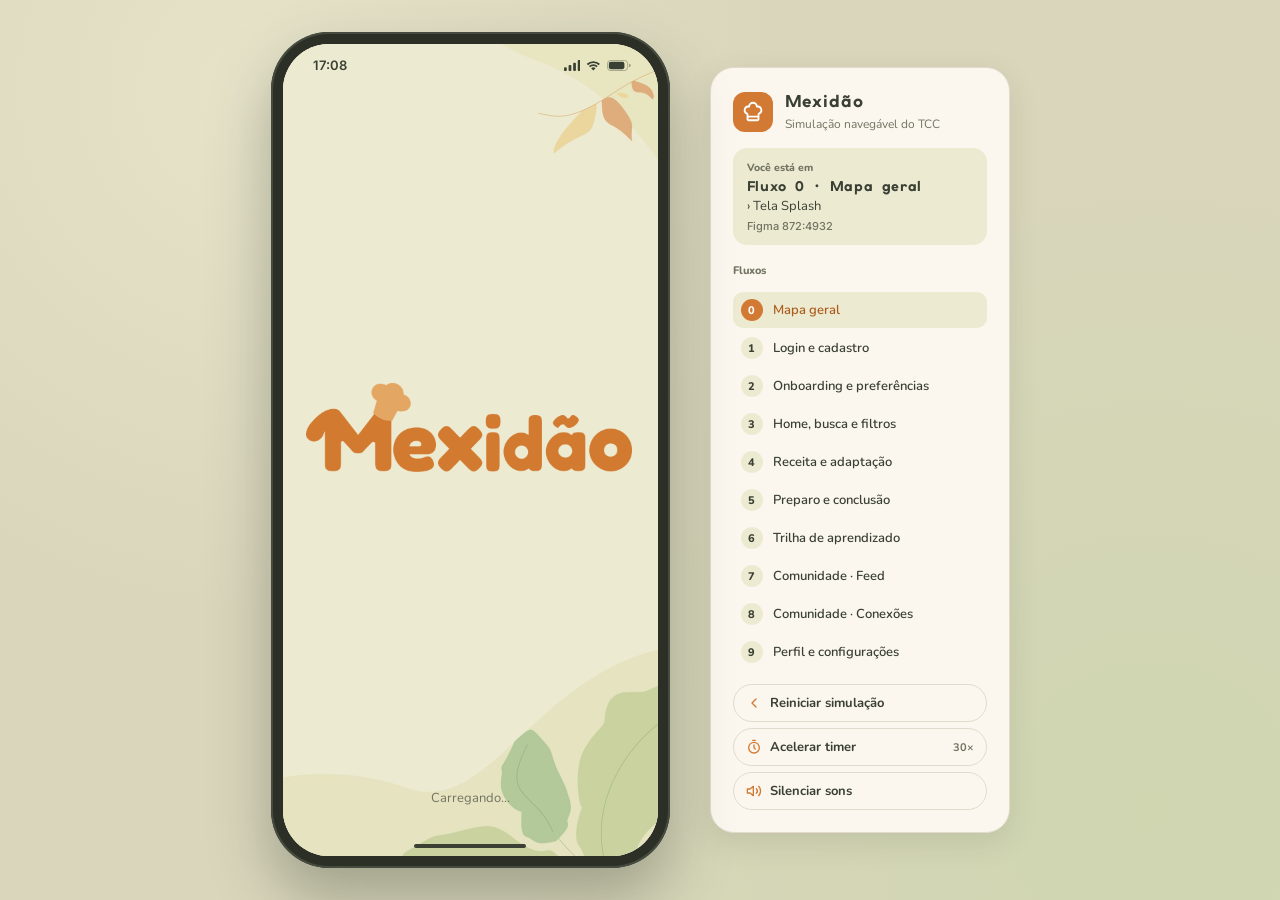
<file: index.html>
<!DOCTYPE html>
<html lang="pt-BR">
<head>
  <meta charset="utf-8">
  <meta name="viewport" content="width=device-width, initial-scale=1">
  <title>Mexidão · Simulação</title>
  <script src="nucleo/bloqueio.js"></script>
  <link rel="icon" href="data:image/svg+xml,%3Csvg xmlns='http://www.w3.org/2000/svg' viewBox='0 0 32 32'%3E%3Ccircle cx='16' cy='16' r='16' fill='%23d27a33'/%3E%3C/svg%3E">
  <link rel="preconnect" href="https://fonts.googleapis.com">
  <link rel="preconnect" href="https://fonts.gstatic.com" crossorigin>
  <link href="https://fonts.googleapis.com/css2?family=Elms+Sans:wght@500;700;800&family=Inter:wght@400;500;600&family=Nunito:wght@400;600;700;800&display=swap" rel="stylesheet">
  <link rel="stylesheet" href="estilos/app.css">
</head>
<body>
  <section class="bloqueio" aria-label="Bloqueado para visualização em celulares">
    <span class="bloqueio__icone" aria-hidden="true">
      <svg viewBox="0 0 48 48" fill="none" stroke="currentColor" stroke-width="2.4" stroke-linecap="round" stroke-linejoin="round"><rect x="13" y="5" width="20" height="36" rx="4"/><path d="M20 35h6"/></svg>
      <span class="bloqueio__cadeado"><svg viewBox="0 0 24 24" fill="none" stroke="currentColor" stroke-width="2.6" stroke-linecap="round" stroke-linejoin="round"><rect x="5" y="11" width="14" height="10" rx="2"/><path d="M8 11V8a4 4 0 0 1 8 0v3"/></svg></span>
    </span>
    <h1 class="bloqueio__titulo">Bloqueado para visualização em celulares</h1>
    <p class="bloqueio__texto">Simulação criada e adaptada exclusivamente para visualização em desktop.</p>
    <p class="bloqueio__apoio">Copie o link abaixo e abra no navegador do computador.</p>
    <p class="bloqueio__link" data-link-pc></p>
    <button type="button" class="botao botao--principal" data-copiar-link><span class="botao__rotulo">Copiar link</span></button>
    <p class="bloqueio__copiado" data-copiado-pc role="status"></p>
  </section>
  <script>
    (function () {
      var url = location.href.split('#')[0];
      document.querySelector('[data-link-pc]').textContent = url;
      document.querySelector('[data-copiar-link]').addEventListener('click', function () {
        var aviso = document.querySelector('[data-copiado-pc]');
        var ok = function () { aviso.textContent = 'Link copiado!'; };
        if (navigator.clipboard && navigator.clipboard.writeText) navigator.clipboard.writeText(url).then(ok, function () { aviso.textContent = url; });
        else aviso.textContent = url;
      });
    })();
  </script>
  <main class="palco" aria-label="Simulação do app no celular">
    <div class="aparelho">
      <div class="aparelho__tela">
        <div class="status">
          <span class="status__hora">9:41</span>
          <span class="status__icones">
            <svg viewBox="0 0 18 12"><rect x="0" y="8" width="3" height="4" rx="1" fill="currentColor"/><rect x="5" y="5.5" width="3" height="6.5" rx="1" fill="currentColor"/><rect x="10" y="3" width="3" height="9" rx="1" fill="currentColor"/><rect x="15" y="0" width="3" height="12" rx="1" fill="currentColor"/></svg>
            <svg viewBox="0 0 16 12"><path d="M8 11.5 5.6 9a3.4 3.4 0 0 1 4.8 0ZM3.2 6.6a6.8 6.8 0 0 1 9.6 0l-1.4 1.4a4.8 4.8 0 0 0-6.8 0ZM.8 4.2a10.2 10.2 0 0 1 14.4 0L13.8 5.6a8.2 8.2 0 0 0-11.6 0Z" fill="currentColor"/></svg>
            <svg viewBox="0 0 27 12"><rect x=".5" y=".5" width="22" height="11" rx="3.5" fill="none" stroke="currentColor" opacity=".4"/><rect x="2" y="2" width="17" height="8" rx="2" fill="currentColor"/><path d="M24 4v4a2 2 0 0 0 0-4Z" fill="currentColor" opacity=".4"/></svg>
          </span>
        </div>
        <div id="app"></div>
        <div class="indicador-home"></div>
      </div>
    </div>
  </main>
  <aside class="painel" id="painel" aria-label="Painel de apresentação"></aside>
  <script type="module" src="app.js"></script>
</body>
</html>
</file>
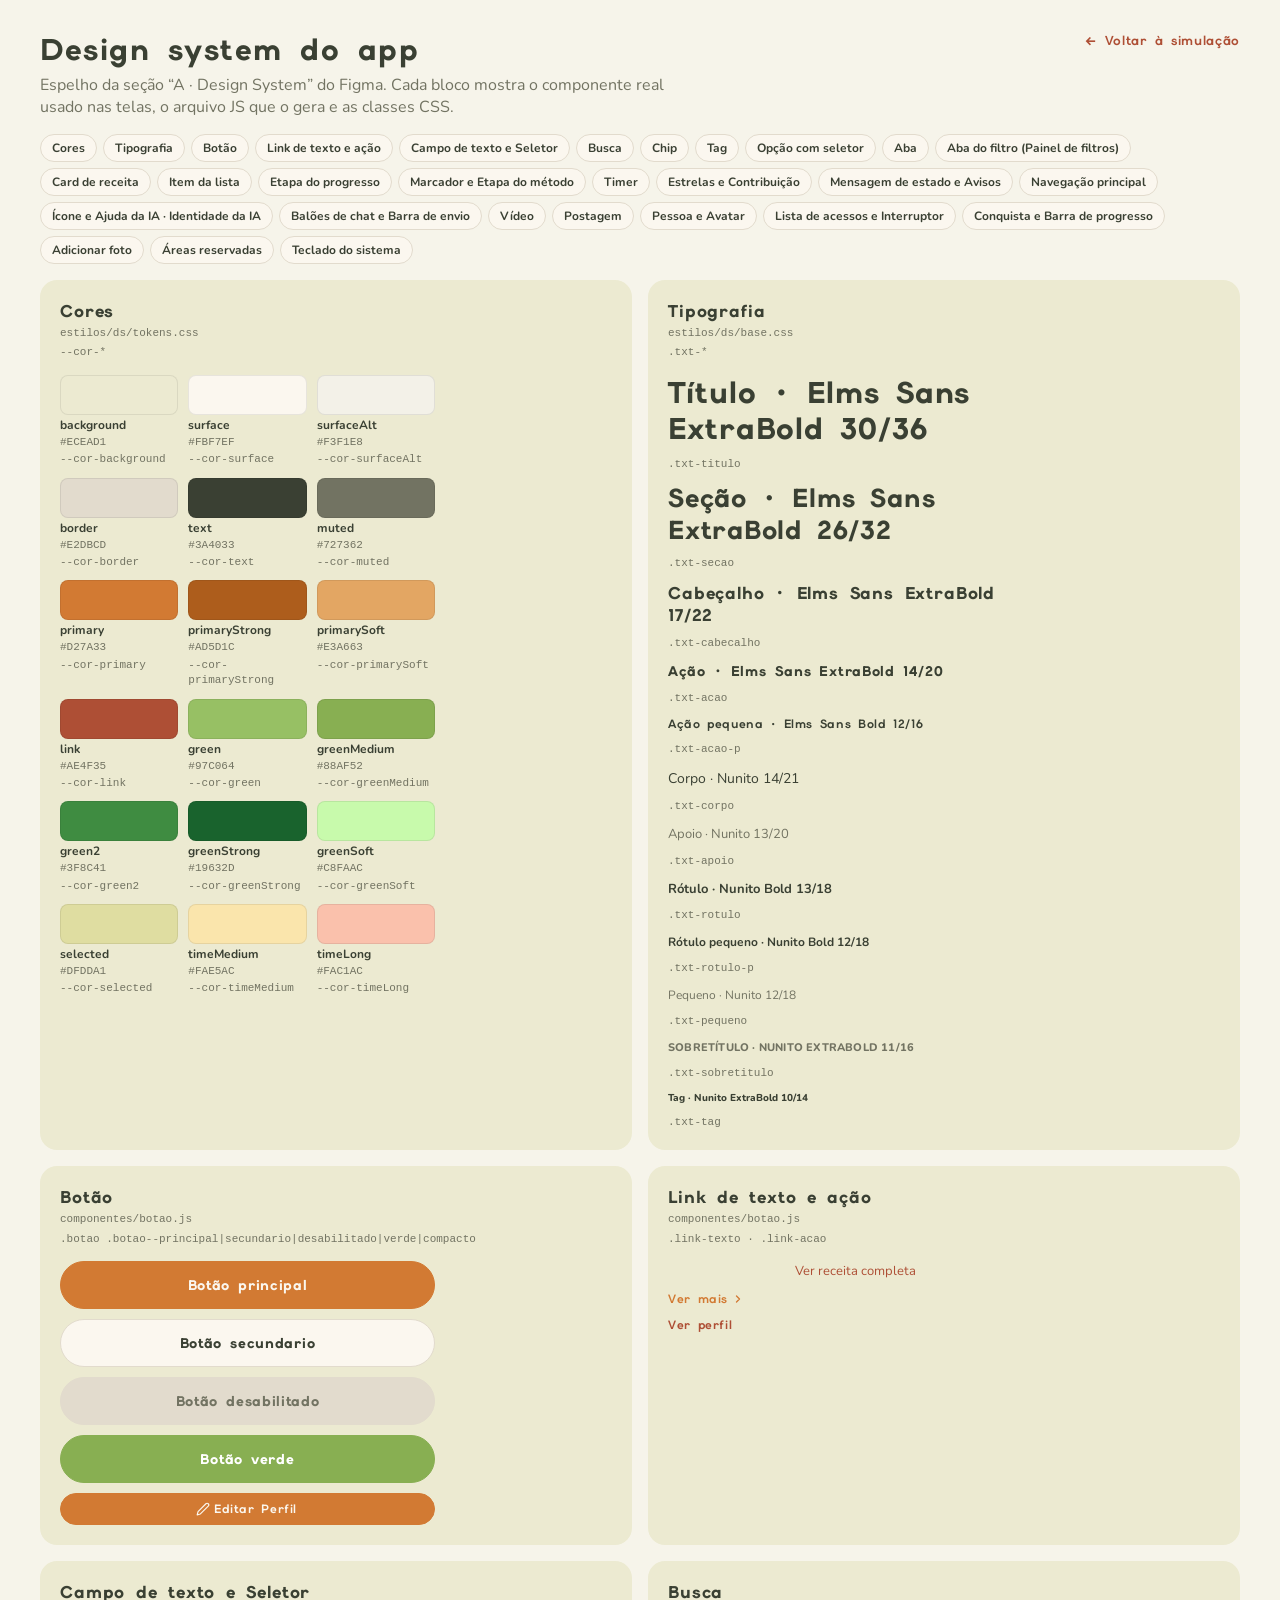
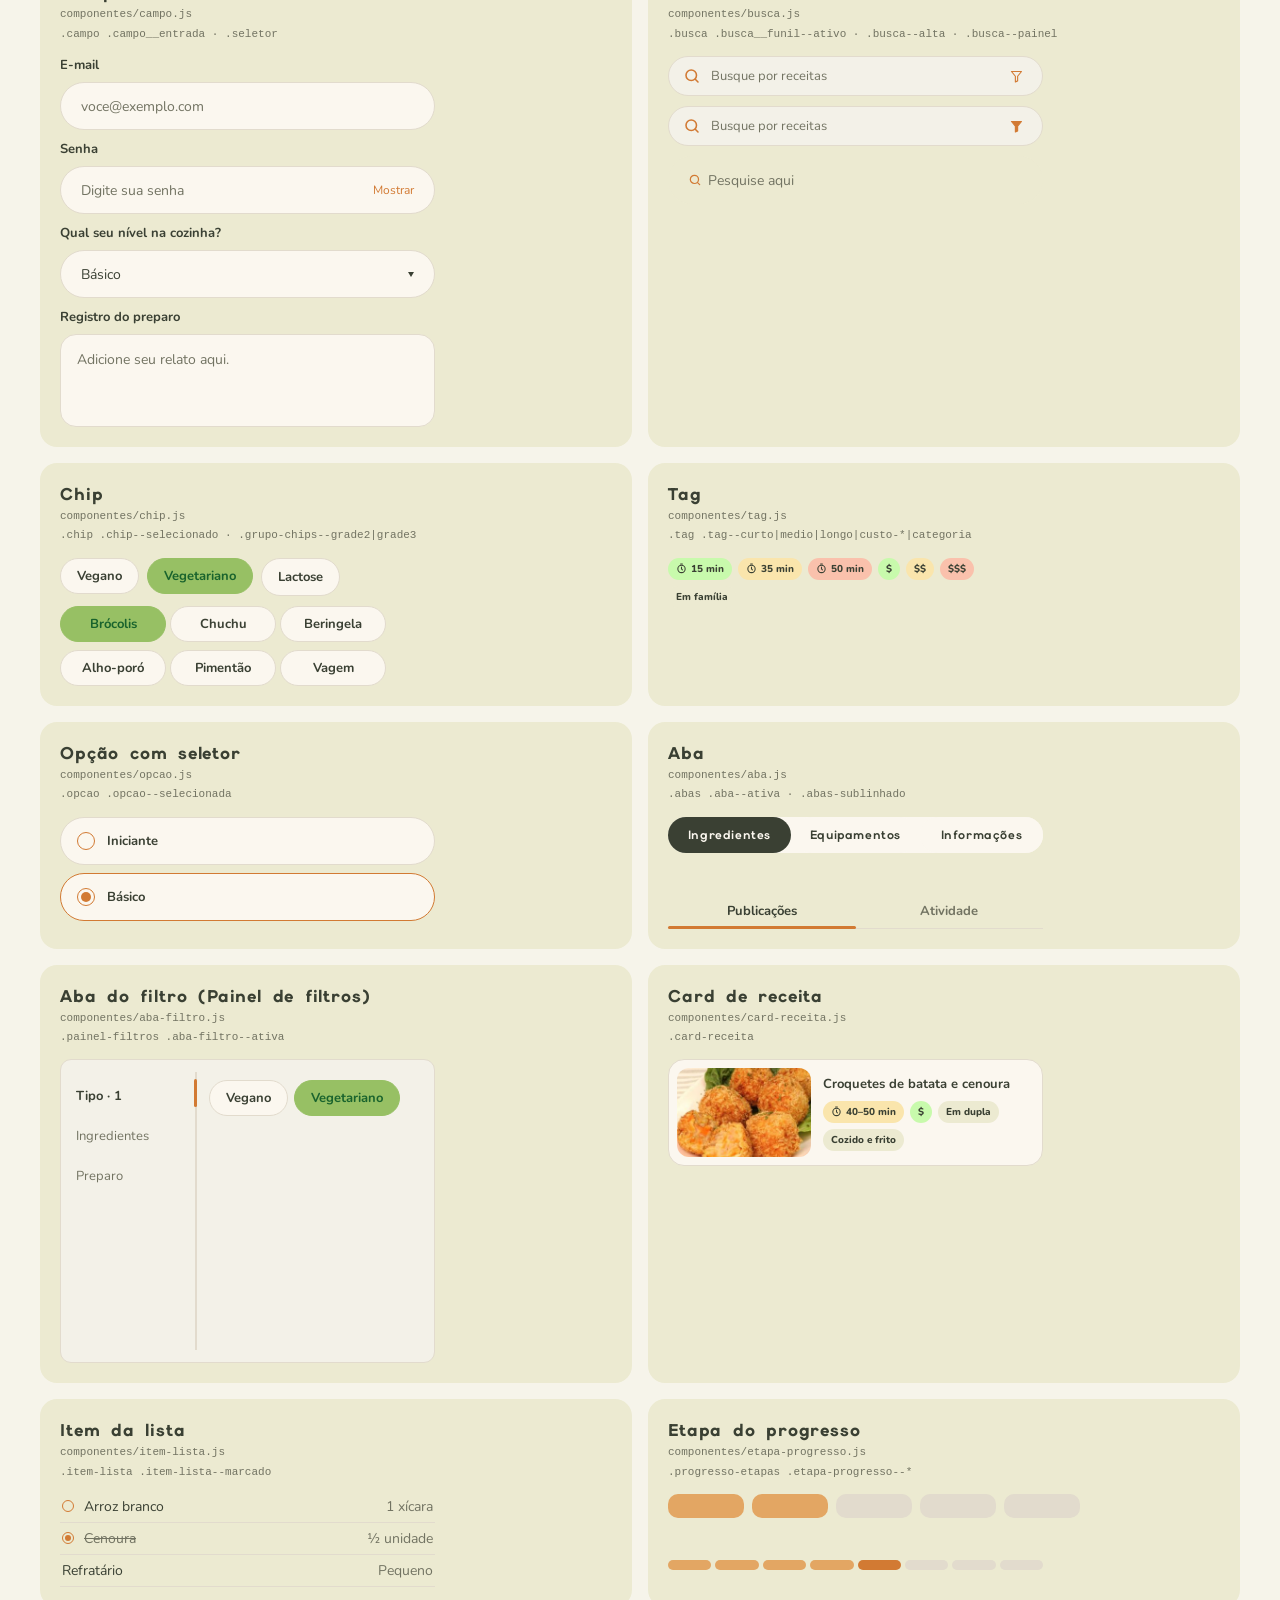
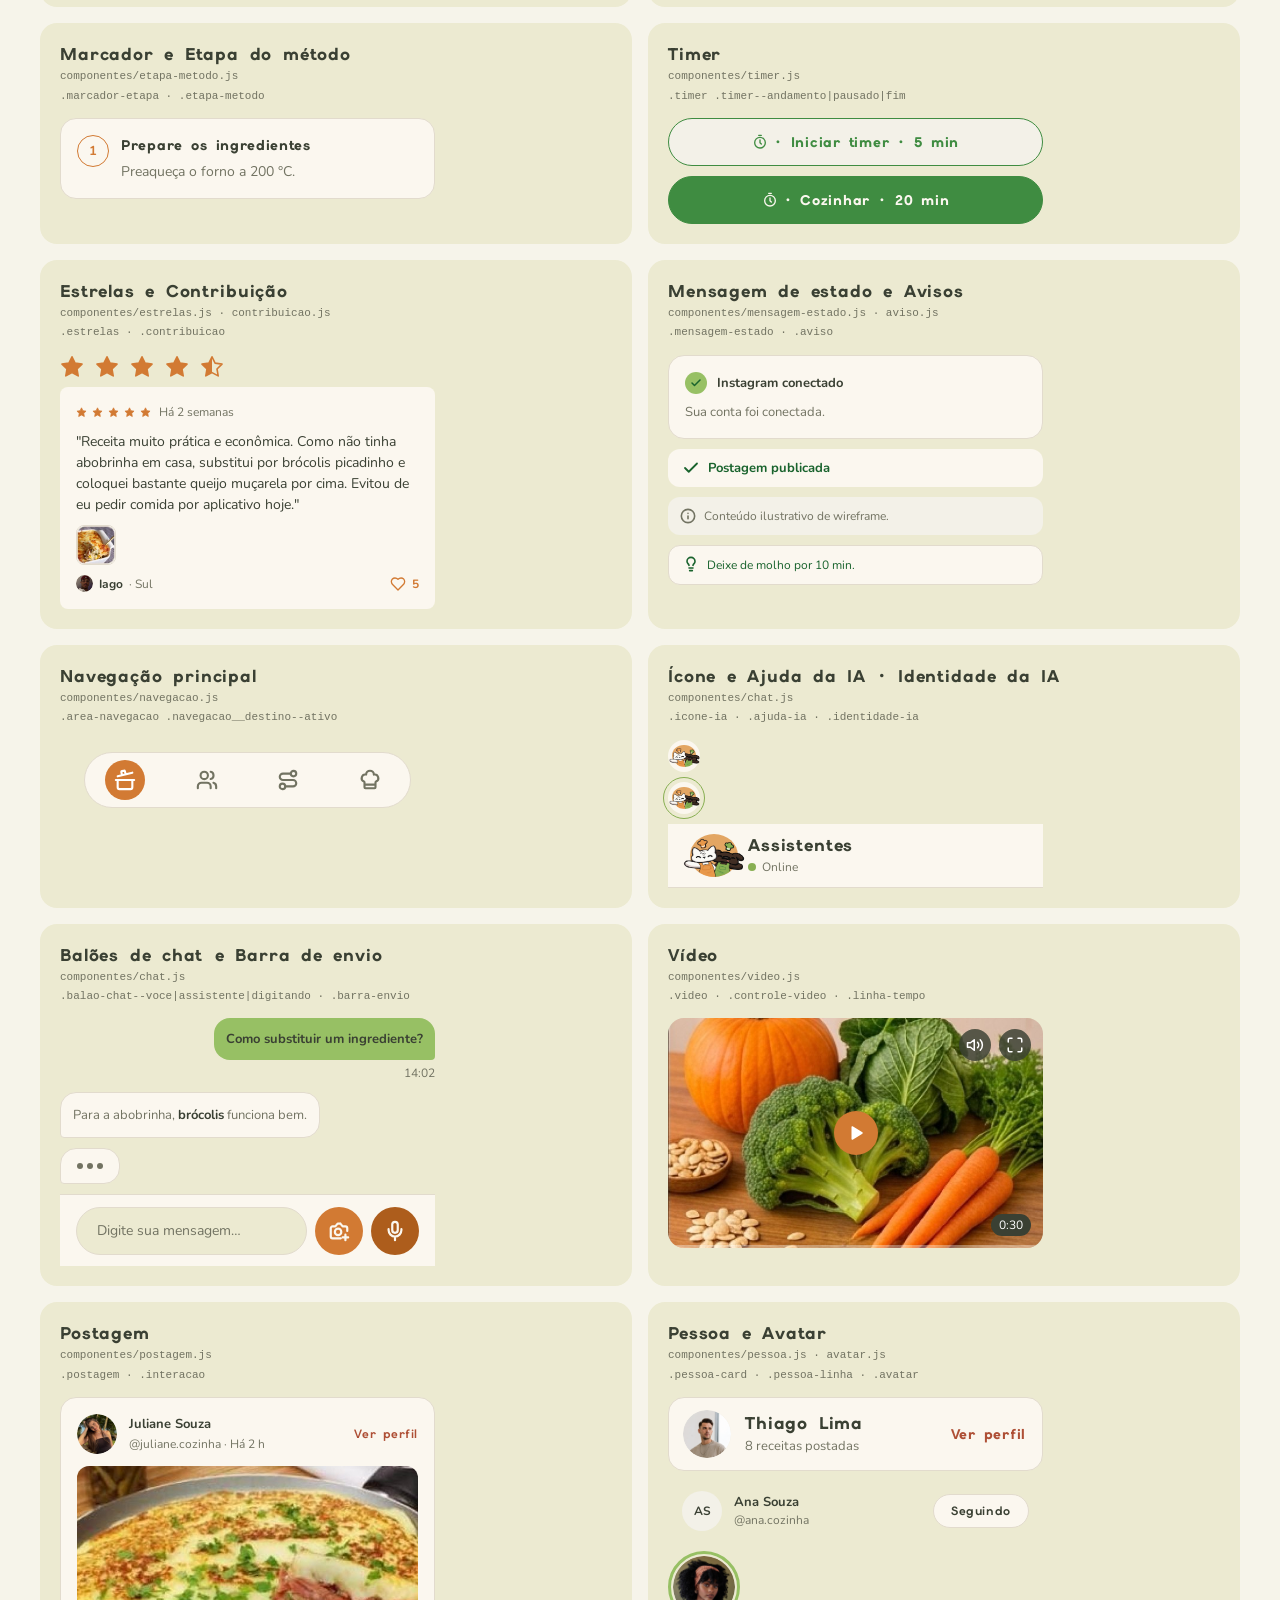
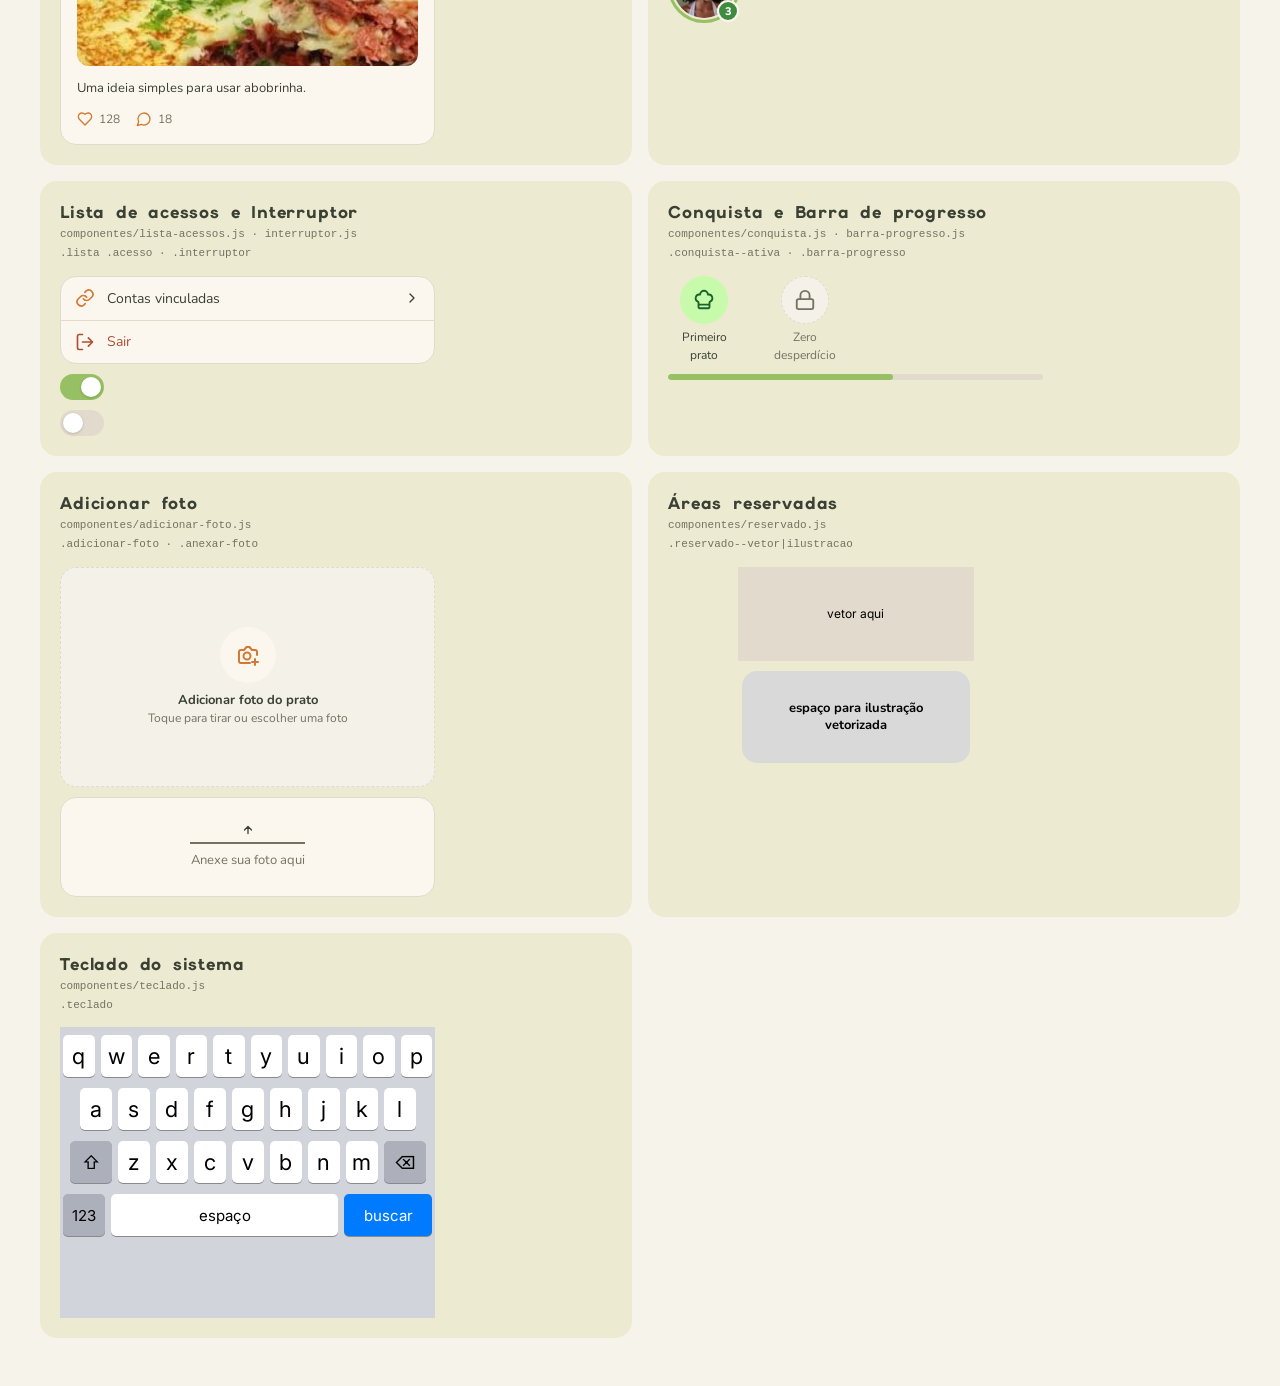
<file: ds.html>
<!DOCTYPE html>
<html lang="pt-BR">
<head>
  <meta charset="utf-8">
  <meta name="viewport" content="width=device-width, initial-scale=1">
  <title>Mexidão · Design system do app</title>
  <script src="nucleo/bloqueio.js"></script>
  <link rel="icon" href="data:image/svg+xml,%3Csvg xmlns='http://www.w3.org/2000/svg' viewBox='0 0 32 32'%3E%3Ccircle cx='16' cy='16' r='16' fill='%23d27a33'/%3E%3C/svg%3E">
  <link rel="preconnect" href="https://fonts.googleapis.com">
  <link rel="preconnect" href="https://fonts.gstatic.com" crossorigin>
  <link href="https://fonts.googleapis.com/css2?family=Elms+Sans:wght@500;700;800&family=Inter:wght@400;500;600&family=Nunito:wght@400;600;700;800&display=swap" rel="stylesheet">
  <link rel="stylesheet" href="estilos/app.css">
  <link rel="stylesheet" href="estilos/ds-documentacao.css">
</head>
<body class="ds-doc">
  <section class="bloqueio" aria-label="Bloqueado para visualização em celulares">
    <span class="bloqueio__icone" aria-hidden="true">
      <svg viewBox="0 0 48 48" fill="none" stroke="currentColor" stroke-width="2.4" stroke-linecap="round" stroke-linejoin="round"><rect x="13" y="5" width="20" height="36" rx="4"/><path d="M20 35h6"/></svg>
      <span class="bloqueio__cadeado"><svg viewBox="0 0 24 24" fill="none" stroke="currentColor" stroke-width="2.6" stroke-linecap="round" stroke-linejoin="round"><rect x="5" y="11" width="14" height="10" rx="2"/><path d="M8 11V8a4 4 0 0 1 8 0v3"/></svg></span>
    </span>
    <h1 class="bloqueio__titulo">Bloqueado para visualização em celulares</h1>
    <p class="bloqueio__texto">Simulação criada e adaptada exclusivamente para visualização em desktop.</p>
    <p class="bloqueio__apoio">Copie o link abaixo e abra no navegador do computador.</p>
    <p class="bloqueio__link" data-link-pc></p>
    <button type="button" class="botao botao--principal" data-copiar-link><span class="botao__rotulo">Copiar link</span></button>
    <p class="bloqueio__copiado" data-copiado-pc role="status"></p>
  </section>
  <script>
    (function () {
      var url = location.href.split('#')[0];
      document.querySelector('[data-link-pc]').textContent = url;
      document.querySelector('[data-copiar-link]').addEventListener('click', function () {
        var aviso = document.querySelector('[data-copiado-pc]');
        var ok = function () { aviso.textContent = 'Link copiado!'; };
        if (navigator.clipboard && navigator.clipboard.writeText) navigator.clipboard.writeText(url).then(ok, function () { aviso.textContent = url; });
        else aviso.textContent = url;
      });
    })();
  </script>
  <header class="ds-doc__topo">
    <div><h1>Design system do app</h1><p>Espelho da seção “A · Design System” do Figma. Cada bloco mostra o componente real usado nas telas, o arquivo JS que o gera e as classes CSS.</p></div>
    <a class="ds-doc__voltar" href="index.html">← Voltar à simulação</a>
  </header>
  <nav class="ds-doc__menu" id="menu"></nav>
  <main id="ds"></main>
  <script type="module" src="ds.js"></script>
</body>
</html>
</file>
<file: estilos/app.css>
/* Folha principal: importa o design system (tokens → base → componentes → movimento) e os estilos das telas.
   Para adicionar um componente: crie estilos/ds/componentes/<nome>.css e importe aqui. */
@import url("ds/tokens.css");
@import url("ds/base.css");
@import url("ds/componentes/tela.css");
@import url("ds/componentes/cabecalho.css");
@import url("ds/componentes/botao.css");
@import url("ds/componentes/link.css");
@import url("ds/componentes/campo.css");
@import url("ds/componentes/busca.css");
@import url("ds/componentes/chip.css");
@import url("ds/componentes/tag.css");
@import url("ds/componentes/aba.css");
@import url("ds/componentes/aba-filtro.css");
@import url("ds/componentes/opcao.css");
@import url("ds/componentes/card-receita.css");
@import url("ds/componentes/item-lista.css");
@import url("ds/componentes/etapa-progresso.css");
@import url("ds/componentes/marcador-etapa.css");
@import url("ds/componentes/etapa-metodo.css");
@import url("ds/componentes/contribuicao.css");
@import url("ds/componentes/mensagem-estado.css");
@import url("ds/componentes/timer.css");
@import url("ds/componentes/navegacao.css");
@import url("ds/componentes/painel-inferior.css");
@import url("ds/componentes/video.css");
@import url("ds/componentes/chat.css");
@import url("ds/componentes/teclado.css");
@import url("ds/componentes/avatar.css");
@import url("ds/componentes/estrelas.css");
@import url("ds/componentes/interruptor.css");
@import url("ds/componentes/barra-progresso.css");
@import url("ds/componentes/lista-acessos.css");
@import url("ds/componentes/postagem.css");
@import url("ds/componentes/conquista.css");
@import url("ds/componentes/aviso.css");
@import url("ds/componentes/cartao.css");
@import url("ds/componentes/reservado.css");
@import url("ds/componentes/adicionar-foto.css");
@import url("ds/componentes/pessoa.css");
@import url("ds/componentes/introducao.css");
@import url("ds/animacoes.css");
@import url("telas/fluxo-1-login.css");
@import url("telas/fluxo-2-onboarding.css");
@import url("telas/fluxo-3-home.css");
@import url("telas/fluxo-4-receita.css");
@import url("telas/fluxo-5-preparo.css");
@import url("telas/fluxo-6-trilha.css");
@import url("telas/fluxo-7-8-comunidade.css");
@import url("telas/fluxo-9-perfil.css");
@import url("moldura.css");
@import url("bloqueio.css");
</file>
<file: estilos/ds-documentacao.css>
/* Só para a página ds.html (documentação do design system) */
html:has(.ds-doc), .ds-doc { height: auto; }
body.ds-doc { display: block; overflow: auto; background-image: none; }
.ds-doc { background: #f6f4ea; font-family: var(--fonte-texto); color: var(--cor-text); }
.ds-doc__topo { display: flex; justify-content: space-between; align-items: flex-start; gap: 24px; padding: 32px 40px 16px; }
.ds-doc__topo h1 { font: 800 30px/36px var(--fonte-titulo); }
.ds-doc__topo p { max-width: 640px; color: var(--cor-muted); margin-top: 6px; }
.ds-doc__voltar { font: 700 13px var(--fonte-titulo); color: var(--cor-link); text-decoration: none; white-space: nowrap; }
.ds-doc__menu { display: flex; flex-wrap: wrap; gap: 6px; padding: 0 40px 16px; }
.ds-doc__menu a { font: 700 12px/1 var(--fonte-texto); color: var(--cor-text); background: var(--cor-surface); border: 1px solid var(--cor-border); border-radius: 100px; padding: 7px 11px; text-decoration: none; }
#ds { display: grid; grid-template-columns: repeat(auto-fill, minmax(420px, 1fr)); gap: 16px; padding: 0 40px 48px; }
.ds-doc__secao { background: var(--cor-background); border-radius: 17px; padding: 20px; display: flex; flex-direction: column; gap: 14px; }
.ds-doc__cab { display: flex; flex-direction: column; gap: 4px; }
.ds-doc__cab h2 { font: 800 17px/22px var(--fonte-titulo); }
.ds-doc code { font: 11px/1.4 ui-monospace, monospace; color: var(--cor-muted); }
.ds-doc__exemplo { width: 375px; max-width: 100%; display: flex; flex-direction: column; gap: 10px; }
.ds-cores { display: grid; grid-template-columns: repeat(3, 1fr); gap: 10px; }
.ds-cor { display: flex; flex-direction: column; gap: 2px; font-size: 12px; }
.ds-cor span { height: 40px; border-radius: 8px; border: 1px solid rgba(0, 0, 0, .08); }
.ds-relativo { position: relative; height: 100px; }
</file>
